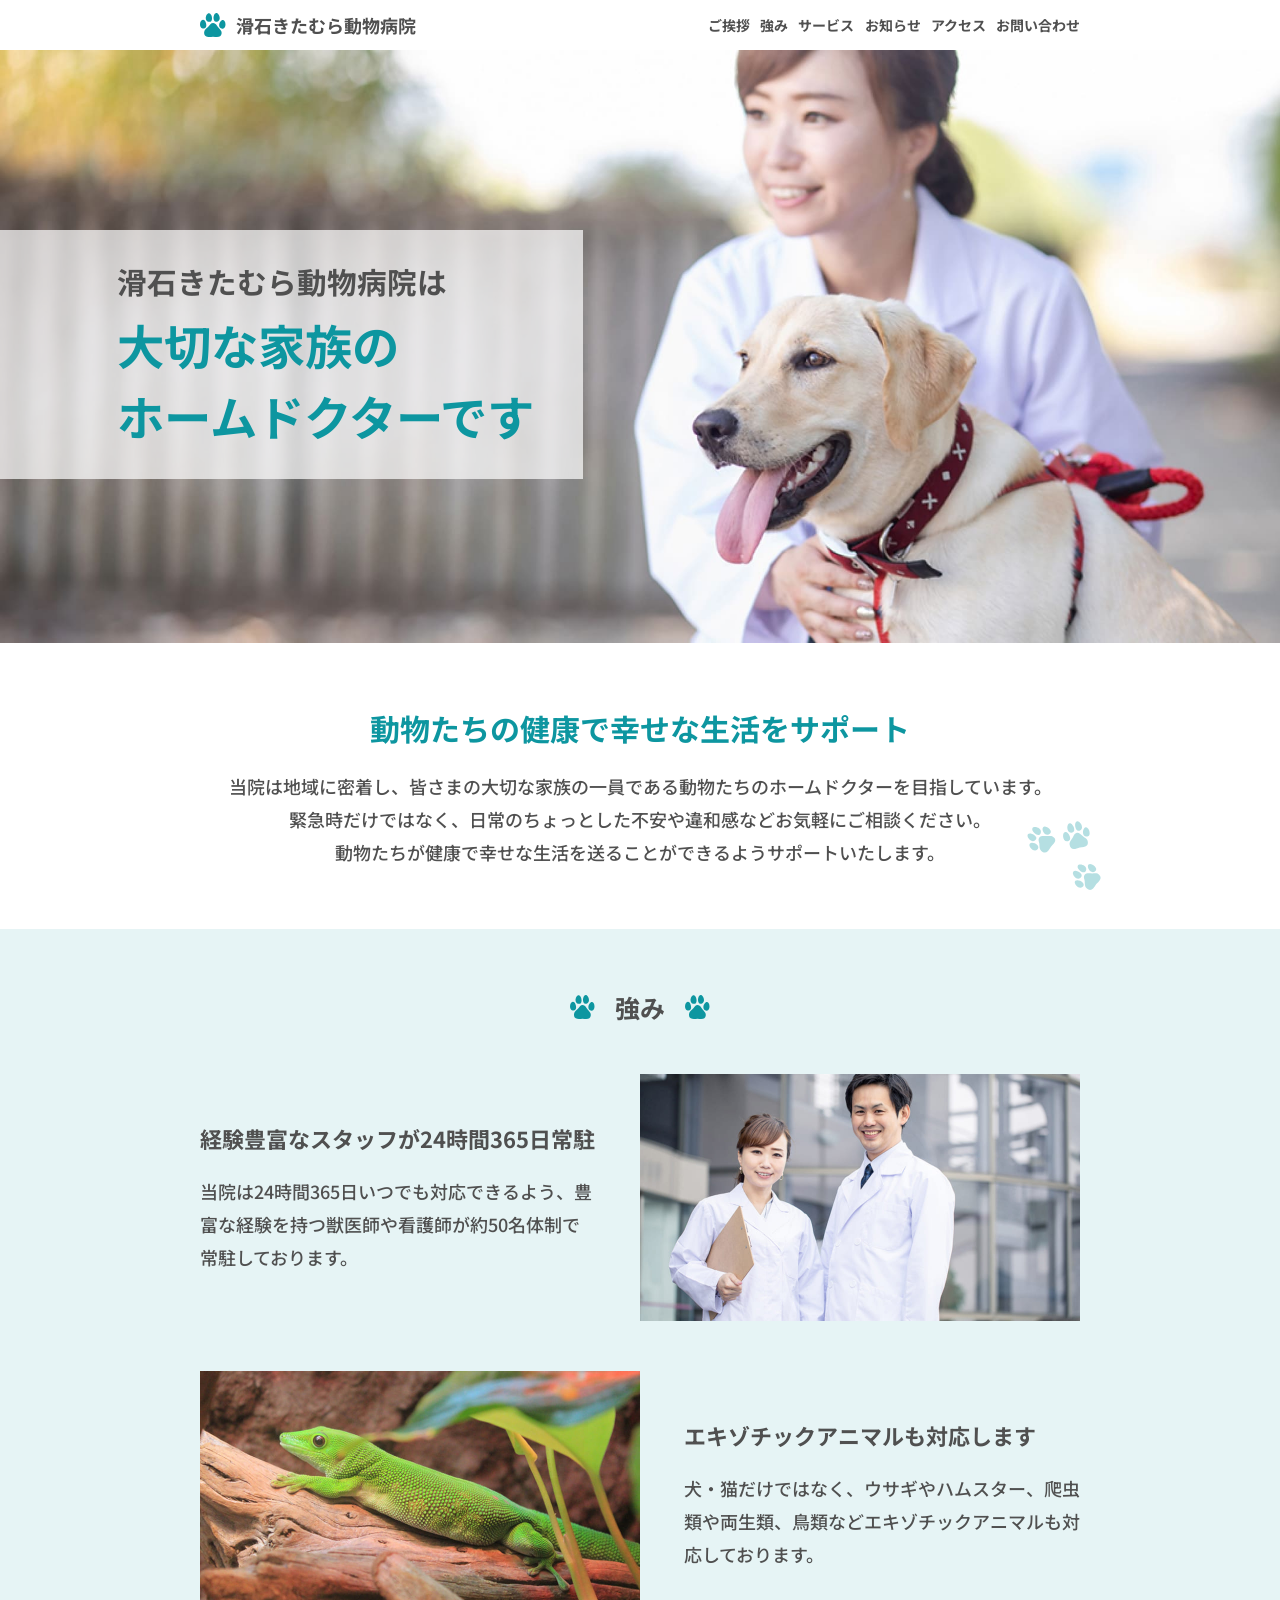
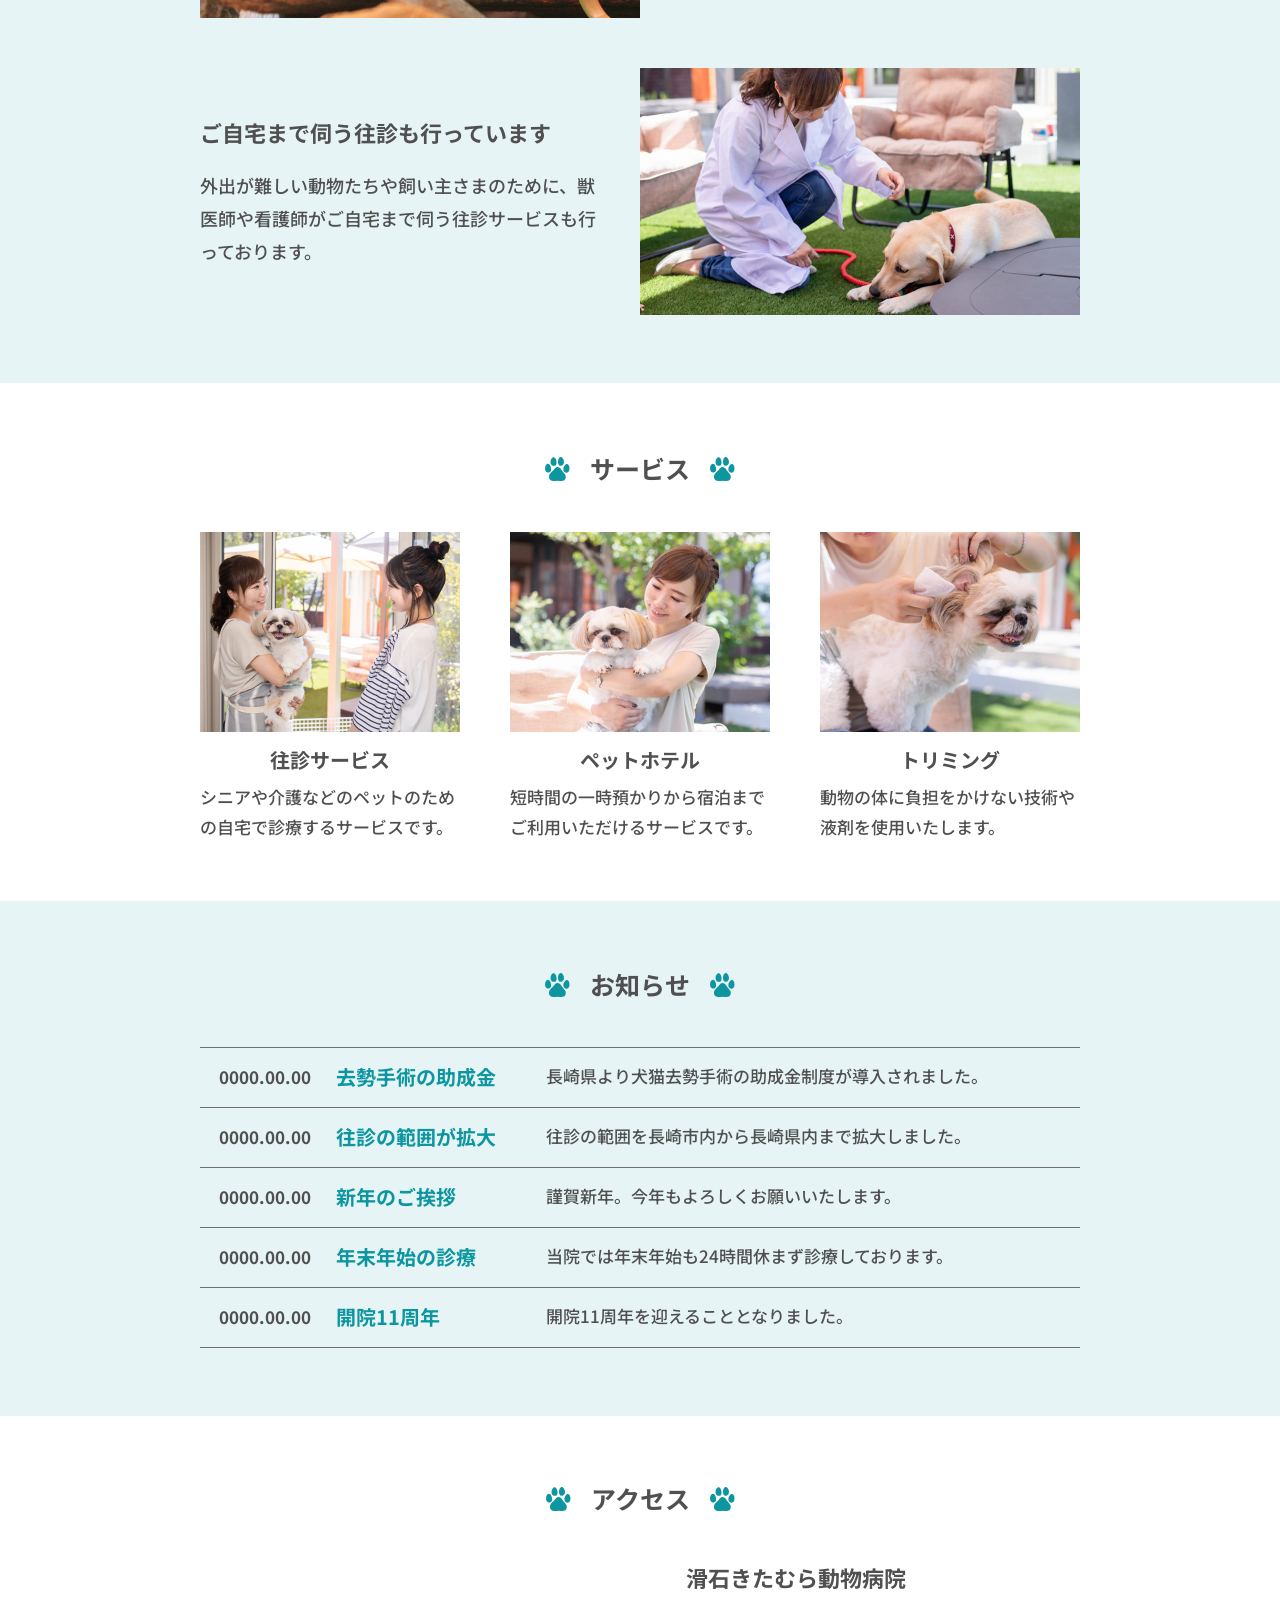
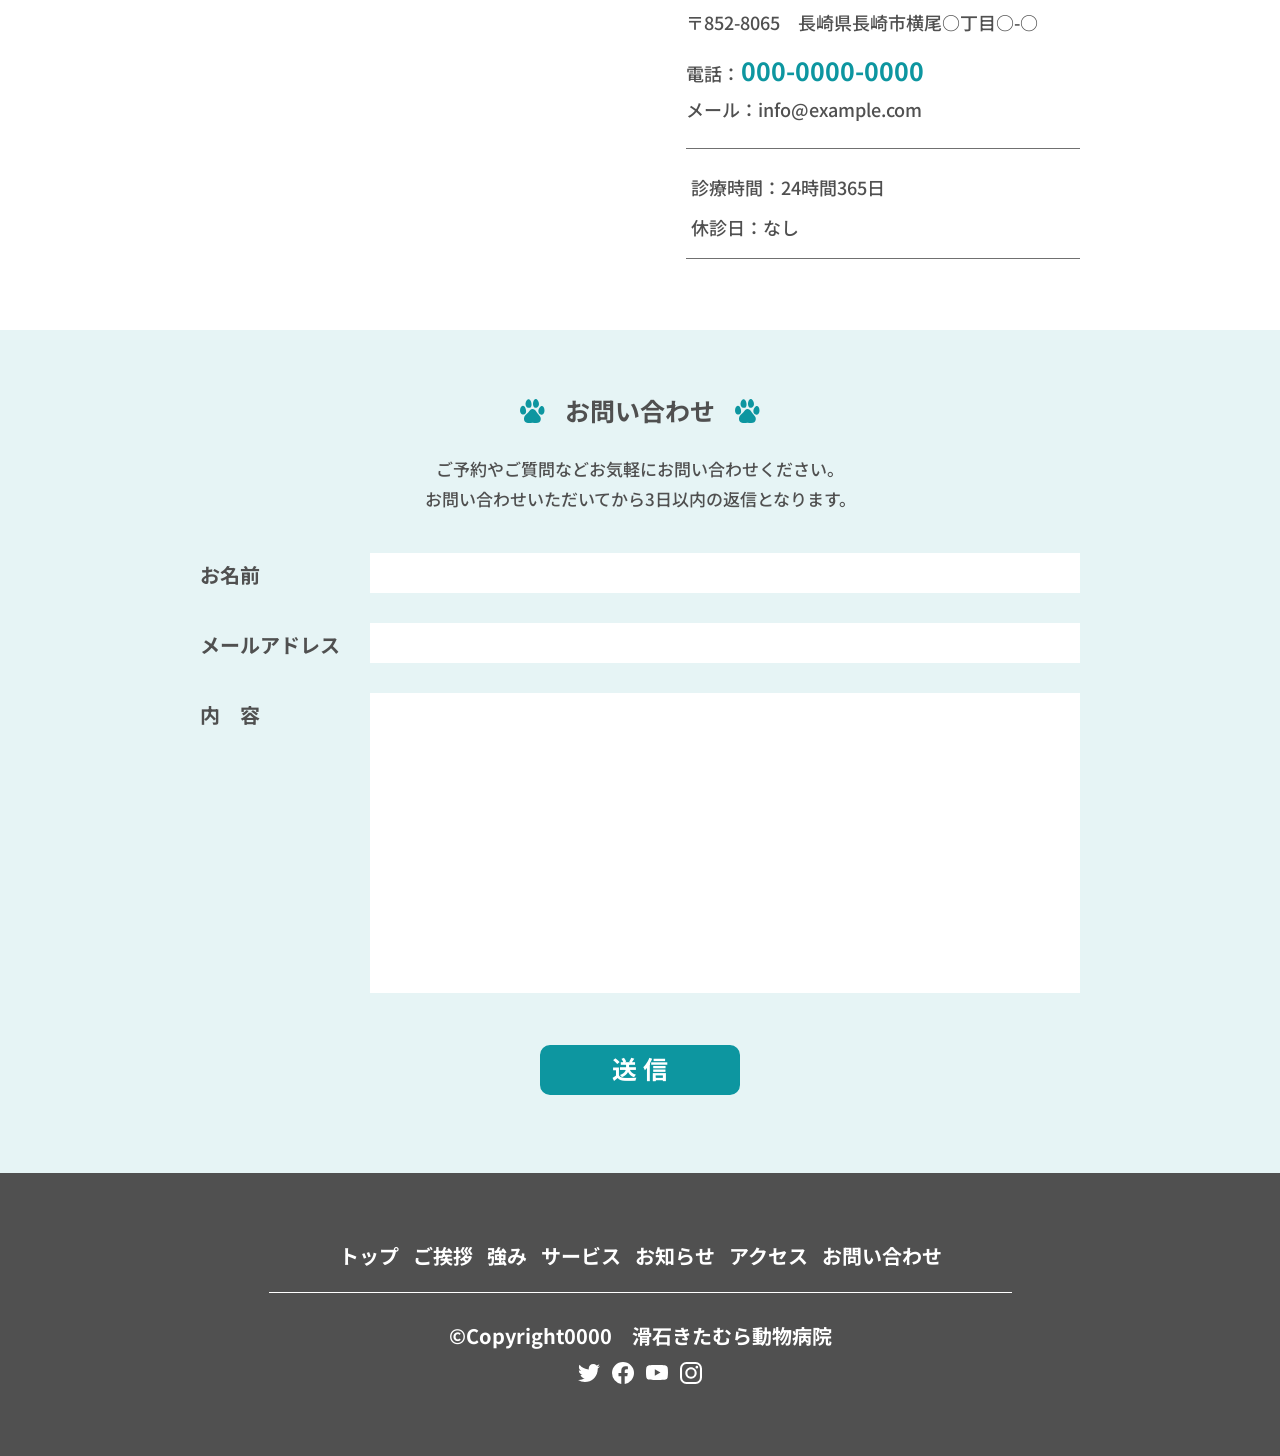
<file: index.html>
<!DOCTYPE html>
<html lang="ja">

<head>
    <meta charset="UTF-8">
    <meta name="viewport" content="width=device-width, initial-scale=1.0">
    <title>滑石きたむら動物病院</title>
    <meta name="description" content="滑石きたむら動物病院の公式サイトです">
    <meta name="robots" content="noindex">
   

    <link rel="stylesheet" href="https://cdnjs.cloudflare.com/ajax/libs/font-awesome/6.5.1/css/all.min.css" />
    <!-- 基本のファビコン（SVG対応） -->
    <link rel="icon" href="/image/header-icon.svg" sizes="any">
    <link rel="icon" href="/image/header-icon.svg" type="image/svg+xml">
    <!-- google fontsの読み込み -->
    <link rel="preconnect" href="https://fonts.googleapis.com">
    <link rel="preconnect" href="https://fonts.gstatic.com" crossorigin>
    <link href="https://fonts.googleapis.com/css2?family=Noto+Sans+JP:wght@100..900&display=swap" rel="stylesheet">

    <!-- Apple Touch Icon（スマホのホーム画面用） -->
    <link rel="apple-touch-icon" href="/apple-touch-icon.png">
    <!-- 電話番号を誤認しないように -->
    <meta name="format-detection" content="telephone=no">

    <!-- Webアプリマニフェスト（Android/PWA用） -->
    <link rel="manifest" href="/manifest.webmanifest">
     <link rel="stylesheet" href="./css/reset.css">
    <link rel="stylesheet" href="./css/style.css">
</head>

<body>
        <div id="container">
            <!-- header -->
            <header class="header">
                <div class="inner">
                    <div class="header__logo">
                        <h1>
                            <a href="#">
                                <span class="header__logo-image">
                                    <img src="image/header-icon.svg" alt="足跡のロゴ">
                                </span>
                                <span class="header__logo-text">滑石きたむら動物病院</span>
                            </a>
                        </h1>
                    </div>
                    <nav class="header__nav pc">
                        <ul>
                            <li>
                                <a href="#message">ご挨拶</a>
                            </li>
                            <li>
                                <a href="#features">強み</a>
                            </li>
                            <li>
                                <a href="#service">サービス</a>
                            </li>
                            <li>
                                <a href="#news">お知らせ</a>
                            </li>
                            <li>
                                <a href="#access">アクセス</a>
                            </li>
                            <li>
                                <a href="#contact">お問い合わせ</a>
                            </li>
                        </ul>
                    </nav>
                </div>
            </header>
            <main>
                <!-- FV -->
                <section id="mv" class="mv">
                    <div class="mv">
                        <div class="mv-image">
                            <picture>
                                <source media="(min-width: 768px)" srcset="./image/fv-pc.jpg">
                                <img src="./image/fv-sp.jpg" alt="犬に寄り添う女性の写真">
                            </picture>
                        </div>
                        <div class="mv-contents">
                            <div class="mv-catch">
                                <h2><span>滑石きたむら動物病院は</span>
                                    <br>大切な家族の<br>ホームドクターです
                                </h2>
                            </div>

                        </div>
                    </div>
                </section>
                <section id="message" class="message">
                    <div class="inner">
                        <h2 class="message__title">動物たちの健康で<br class="sp-br">幸せな生活をサポート</h2>
                        <p class="message__text">
                            当院は地域に密着し、皆さまの大切な家族の一員である<span class="pc-br">動物たちのホームドクターを目指しています。</span> 
                            <br>緊急時だけではなく、日常のちょっとした不安や違和感など<span class="pc-br">お気軽にご相談ください。</span>
                            <br>動物たちが健康で幸せな生活を送ることができるようサポートいたします。
                        </p>
                        <div class="message__icon">
                            <img src="./image/message_icon.svg" alt="犬の足跡">
                        </div>
                    </div>


                </section>
                <section id="features" class="features">
                    <div class="inner">
                        <div class="features__title section-title">
                            <h2>強み</h2>
                        </div>
                        <div class="features__contents">
                            <div class="features__item features__item">
                                <div class="features__textarea">
                                    <div class="features-item__title">
                                        <h3>経験豊富なスタッフが<br class="sp-br">24時間365日常駐</h3>
                                    </div>
                                    <div class="features-item__text">
                                        <p>当院は24時間365日いつでも対応できるよう、豊富な経験を持つ獣医師や看護師が約50名体制で常駐しております。</p>
                                    </div>
                                </div>
                                <div class="features__image">
                                    <picture>
                                        <source media="(min-width: 768px)" srcset="./image/features01-pc.jpg">
                                        <img src="./image/features01-sp.jpg" alt="スタッフの写真">
                                    </picture>
                                </div>
                            </div>
                            <div class="features__item features__item">
                                <div class="features__textarea">
                                    <div class="features-item__title">
                                        <h3>エキゾチックアニマルも対応します</h3>
                                    </div>
                                    <div class="features-item__text">
                                        <p>犬・猫だけではなく、ウサギやハムスター、爬虫類や両生類、鳥類などエキゾチックアニマルも対応しております。</p>
                                    </div>
                                </div>
                                <div class="features__image">
                                    <picture>
                                        <source media="(min-width: 768px)" srcset="./image/features02-pc.jpg">
                                        <img src="./image/features02-sp.jpg" alt="エキゾチックアニマルの写真">
                                    </picture>
                                </div>
                            </div>
                            <div class="features__item features__item">
                                <div class="features__textarea">
                                    <div class="features-item__title">
                                        <h3>ご自宅まで伺う往診も行っています</h3>
                                    </div>
                                    <div class="features-item__text">
                                        <p>外出が難しい動物たちや飼い主さまのために、獣医師や看護師がご自宅まで伺う往診サービスも行っております。</p>
                                    </div>
                                </div>
                                <div class="features__image">
                                    <picture>
                                        <source media="(min-width: 768px)" srcset="./image/features03-pc.jpg">
                                        <img src="./image/features03-sp.jpg" alt="往診の写真">
                                    </picture>
                                </div>
                            </div>
                        </div>
                    </div>
                </section>
                <section id="service" class="service">
                    <div class="inner">
                        <div class="service__title section-title">
                            <h2>サービス</h2>
                        </div>
                        <div class="service__contents">
                            <div class="service__items">
                                <div class="service-item service-item">
                                    <div class="service-item__image">
                                        <picture>
                                            <source media="(min-width: 768px)" srcset="./image/service01-pc.jpg">
                                            <img src="./image/service01-sp.jpg" alt="往診サービス">
                                        </picture>

                                    </div>
                                    <div class="service-item__textarea">
                                        <h3>往診サービス</h3>
                                    </div>
                                    <div class="service-item__text">
                                        <p>シニアや介護などのペットのための自宅で診療するサービスです。</p>

                                    </div>
                                </div>
                                <div class="service-item service-item">
                                    <div class="service-item__image">
                                        <picture>
                                            <source media="(min-width: 768px)" srcset="./image/service02-pc.jpg">
                                            <img src="./image/service02-sp.jpg" alt="ペットホテル">
                                        </picture>

                                    </div>
                                    <div class="service-item__textarea">
                                        <h3>ペットホテル</h3>
                                    </div>
                                    <div class="service-item__text">
                                        <p>短時間の一時預かりから宿泊までご利用いただけるサービスです。</p>

                                    </div>
                                </div>
                                <div class="service-item service-item">
                                    <div class="service-item__image">
                                        <picture>
                                            <source media="(min-width: 768px)" srcset="./image/service03-pc.jpg">
                                            <img src="./image/service03-sp.jpg" alt="トリミング">
                                        </picture>

                                    </div>
                                    <div class="service-item__textarea">
                                        <h3>トリミング</h3>
                                    </div>
                                    <div class="service-item__text">
                                        <p>動物の体に負担をかけない技術や液剤を使用いたします。</p>

                                    </div>
                                </div>
                            </div>
                        </div>
                    </div>
                </section>
                <section id="news" class="news">
                    <div class="inner">
                        <div class="news__title section-title">
                            <h2>お知らせ</h2>
                        </div>
                        <div class="news__contents">
                            <div class="news__list">
                                <a href="#" class="news-item ">

                                    <time class="news__date" datetime="0000-00-00">0000.00.00</time>
                                    <h3 class="news__name">去勢手術の助成金</h3>
                                    <p class="news__text">長崎県より犬猫去勢手術の助成金制度が導入されました。</p>
                                </a>
                            </div>
                            <div class="news__list">
                                <a href="#" class="news-item ">

                                    <time class="news__date" datetime="0000-00-00">0000.00.00</time>
                                    <h3 class="news__name">往診の範囲が拡大</h3>
                                    <p class="news__text">往診の範囲を長崎市内から長崎県内まで拡大しました。</p>

                                </a>
                            </div>
                            <div class="news__list">
                                <a href="#" class="news-item ">
                                    <time class="news__date" datetime="0000-00-00">0000.00.00</time>
                                    <h3 class="news__name">新年のご挨拶</h3>
                                    <p class="news__text">謹賀新年。今年もよろしくお願いいたします。</p>
                                </a>
                            </div>
                            <div class="news__list">
                                <a href="#" class="news-item ">
                                    <time class="news__date" datetime="0000-00-00">0000.00.00</time>
                                    <h3 class="news__name">年末年始の診療</h3>
                                    <p class="news__text">当院では年末年始も24時間休まず診療しております。</p>
                                </a>
                            </div>
                            <div class="news__list">
                                <a href="#" class="news-item ">
                                    <time class="news__date" datetime="0000-00-00">0000.00.00</time>
                                    <h3 class="news__name">開院11周年</h3>
                                    <p class="news__text">開院11周年を迎えることとなりました。</p>
                                </a>
                            </div>
                        </div>
                    </div>
                </section>
                <section id="access" class="access">
                    <div class="inner">
                        <div class="access__title section-title">
                            <h2>アクセス</h2>
                        </div>
                        <div class="access__contents">
                            <div class="access__item access__item">
                                <div class="access__map">
                                    <iframe
                                        src="https://www.google.com/maps/embed?pb=!1m18!1m12!1m3!1d13386.372253213129!2d129.77299654186868!3d32.98813647568271!2m3!1f0!2f0!3f0!3m2!1i1024!2i768!4f13.1!3m3!1m2!1s0x356abb0261bec585%3A0xf1f109703254736c!2z6ZW35bSO44OQ44Kk44Kq44OR44O844Kv!5e0!3m2!1sja!2sjp!4v1782141249768!5m2!1sja!2sjp"
                                        width="600" height="450" style="border:0;" allowfullscreen="" loading="lazy"
                                        referrerpolicy="no-referrer-when-downgrade"></iframe>
                                </div>
                                <div class="access__textarea">
                                    <address>
                                        <div class="first__text">
                                            <h3>滑石きたむら動物病院</h3>
                                        </div>

                                        <div class="access__address">
                                            <p>〒852-8065　<span class="address-break">長崎県長崎市横尾○丁目○-○</span></p>
                                        </div>
                                        <div class="access__phone">
                                            <p><span>電話：</span>
                                                <a href="tel:00000000000">
                                                    <span class="tel-pc"> 000-0000-0000</span></a>
                                            </p>
                                        </div>
                                        <div class="access__email">
                                            <span>メール：</span><a href="mailto:info@example.com">info@example.com</a>
                                        </div>
                                    </address>

                                    <div class="second__text">
                                        <p>診療時間：24時間365日</p>
                                        <p>休診日：なし</p>
                                    </div>
                                </div>

                            </div>
                        </div>
                    </div>
                </section>
                <section id="contact" class="contact">
                    <div class="inner">
                        <div class="section-title">
                            <h2>お問い合わせ</h2>
                        </div>
                        <p class="contact__text">ご予約やご質問などお気軽にお問い合わせください。<br>
                            お問い合わせいただいてから3日以内の返信となります。</p>

                        <form class="contact__form">
                            <dl class="contact__row">
                                <dt>
                                <label for="name">お名前</label>
                                </dt>
                                <dd>
                                <input type="text" id="name" class="form-control" name="name" required>
                                </dd>
                            </dl>
                            <dl class="contact__row">
                                <dt>
                                <label for="email">メールアドレス</label>
                                </dt>
                                <dd>
                                <input type="email" id="email" class="form-control" name="email" required>
                            </dd>
                            </dl>
                            <dl class="contact__row contact__row--textarea">
                                <dt>
                                <label for="content">内　容</label>
                                </dt>
                                <dd>
                                <textarea name="content" id="content" class="form-control form-textarea"></textarea>
                                </dd>
                            </dl>
                            <div class="contact__button">
                                <input type="submit" class="contact__button-button" value="送 信">
                            </div>
                        </form>
                    </div>
                </section>

            </main>
        </div>
    <footer class="footer">
        <div class="inner">
            <nav class="footer__nav">
                <ul class="footer__list">
                    <li>
                        <a href="#mv">トップ</a>
                    </li>
                    <li>
                        <a href="#message">ご挨拶</a>
                    </li>
                    <li>
                        <a href="#features">強み</a>
                    </li>
                    <li>
                        <a href="#service">サービス</a>
                    </li>
                    <li>
                        <a href="#news">お知らせ</a>
                    </li>
                    <li>
                        <a href="#access">アクセス</a>
                    </li>
                    <li>
                        <a href="#contact">お問い合わせ</a>
                    </li>
                </ul>
            </nav>
            <p class="footer__copyright">
                ©︎Copyright0000　滑石きたむら動物病院
            </p>
            <div class="footer__sns">
                <ul class="sns-list">
                    <li>
                        <a href="https://x.com/" target="_blank" rel="noopener noreferrer">
                            <img src="/image/icon_twitter.svg" alt="x">
                        </a>
                    </li>
                    <li>
                        <a href="https://www.facebook.com/" target="_blank" rel="noopener noreferrer">
                            <img src="/image/icon_facebook.svg" alt="facebook">
                        </a>
                    </li>
                    <li>
                        <a href="https://www.youtube.com/" target="_blank" rel="noopener noreferrer">
                            <img src="/image/icon_youtube.svg" alt="youtube">
                        </a>
                    </li>
                    <li>
                        <a href="https://www.instagram.com/" target="_blank" rel="noopener noreferrer">
                            <img src="/image/icon_instagram.svg" alt="instagram">
                        </a>
                    </li>
                </ul>

            </div>
        </div>
    </footer>
</body>

</html>
</file>
<file: css/style.css>
:root {
    --font-color: #505050;
    --color-main: #0D96A0;
    --color-background: rgba(13, 150, 160, 0.102);
    --font-family: "Noto Sans JP", sans-serif;
}

/* base */
html {
    -webkit-appearance: none;
    appearance: none;
    -webkit-text-size-adjust: 100%;
    /* Chrome以外での崩れ防止 */
    -webkit-text-size-adjust: 100%;
    /* コンテンツからはみ出ずに文字折り返し */
    word-break: break-all;
    /* 移動したときになめらかにスクロール */
    scroll-behavior: smooth;
    scroll-padding-top: 5rem;
    font-size: 10px;
}

body {
    font-family: 'Noto Sans JP', sans-serif;
    font-family: var(--font-family);
    font-optical-sizing: auto;
    font-weight: 500;
    font-style: normal;


    letter-spacing: 0;
    font-optical-sizing: auto;
    font-weight: 500;
    font-style: normal;
    /* 文字の色 */
    color: var(--font-color);
    /* 一番小さい文字の大きさをとりあえず設定 */
    font-size: 1.8rem;
    line-height: calc(33 / 18);
    margin-top: 5rem;
}

#container {
    width: 100%;
    overflow: hidden;
}

@media (max-width: 767px) {
    body {
        font-size: 1.6rem;
        line-height: calc(30 / 16);
}
}
/* common */
/* PC、SPの非表示 */

@media (max-width: 767px) {
    .pc {
        display: none !important;
    }
}

@media (min-width: 768px) {
    .sp-br {
        display: none !important;
    }
}
@media (min-width: 768px) {
  a[href^="tel:"] {
    pointer-events: none;
    cursor: default;
  }
}

main {
    /* ヘッダーの高さ分MVを下にする→MVの写真が隠れないように */
    /* margin-top: 5rem; */
}

img {
    /* 画像を崩さず・余計な余白を出さず・レスポンシブ対応する設定 */
    width: 100%;
    height: auto;
    /* 画像と画像がくっついている場合にへんな隙間が生まれるのを防ぐため */
    display: block;
}

.inner {
    max-width: 88rem;
    /* 横方向のマージンを自動にして、中央寄せするための指定 */
    margin-inline: auto;
    margin: 0 auto;
}


.section-title {
    /* min-height: 5rem; */
    display: flex;
    align-items: center;
    justify-content: center;
    column-gap: 2rem;
    font-size: 2.5rem;
    font-weight: bold;
}

.section-title h2 {
    /* 上下左右の装飾がある場合など */
    font-size: 2.5rem;
    position: relative;
    padding: 0 4.5rem;
    color: var(--font-color);
    display: flex;
    align-items: center;
    margin-top: 0;
    font-weight: bold;

}

.section-title h2::before,
.section-title h2::after {
    content: "";
    position: absolute;
    justify-content: center;
    width: 25px;
    height: 25px;
    background: url(../image/sectionTitleIcon.svg) no-repeat center / contain;
}

.section-title h2::before {
    left: 0;
}

.section-title h2::after {
    right: 0;
}

/* header */
.header {
    width: 100%;
    height: 5rem;
    background: #fff;
    /* 画面幅が小さくなったときに画面幅に文字が被らないように (デザインカンプにはないよ)*/
    padding-inline: 3rem;
    
    /* ヘッダーがスクロールをしても常に表示されるようにする */
    position: fixed;
    top: 0;
    left: 0;
    z-index: 999;
}

@media (max-width:767px) {
    .header {
        padding-inline: 2rem;
    }
}

.header .inner {
    justify-content: space-between;
    align-items: center;
    
    width: 100%;
    display: flex;

}

.header {
    display: flex;
    align-items: center;
}

.header__logo h1 a {
    display: flex;
    align-items: center;
    column-gap: 1rem;
    height: 5rem;
    transition: opacity 0.4s;
}

.header__logo-text {
    /* font-size: 1.8rem; */
    line-height: calc(33 / 18);
    font-weight: bold;
    color: var(--font-color);
}
@media (max-width: 767px) {
    .header__logo-text {
        line-height: calc(33 / 20);
    }
}
.header__logo-image {
    width: 2.55rem;
    object-fit: contain;
}


@media (max-width: 767px) {
    .header__logo h1 a {
        font-size: 2rem;
        
    }
}

/* hoverができる状態のときにhoverできるようになるよ */
@media(any-hover: hover) {
    .header__logo h1 a:hover {
        /* ゆっくり変化するtransitionは親に書く */
        opacity: 0.7;
    }
}

.header__nav {
    margin-left: auto;


}

.header__nav ul {
    display: flex;
    align-items: center;
    height: 5rem;
    column-gap: 1.02rem;
}

.header__nav ul li{
    height: 100%;
}
.header__nav ul li a {
    font-size: 1.4rem;
    line-height: calc(14 / 14);
    font-weight: bold;
    height: 5rem;
    display: flex;
    align-items: center;
    transition: opacity 0.4s;

}

/* hoverができる状態のときにhoverできるようになるよ */
@media(any-hover: hover) {
    .header__nav ul li a:hover {
        /* ゆっくり変化するtransitionは親に書くよ */
        opacity: 0.7;
    }
}

/* mv */
.mv {
    /* 子にabsoluteしたい時は親にrelative */
    position: relative;
}

.mv-image {
    width: 100%;
    aspect-ratio: 1080 / 500;
}

@media (max-width: 767px) {
    .mv-image {
        aspect-ratio: 375 / 550;
    }
}

.mv-image img {
    width: 100%;
    height: 100%;
    object-fit: cover;
    display: block;
}


.mv-contents {
    position: absolute;
    width: 100%;
    height: 100%;
    top: 0;
    left: 0;
    padding-top: calc(152 / 1080 * 100vw);

}

@media (max-width: 767px) {
    .mv-contents {
        display: flex;
        align-items: flex-end;
    }
}

.mv-catch {
    width: 49.2rem;
    width: calc(492 / 1080 * 100vw);
    height: calc(210 / 1080 * 100vw);
    display: flex;
    align-items: center;
    background: rgba(255, 255, 255, 0.702);
    padding-left: calc(99 / 1080 * 100vw);
}

@media (max-width: 767px) {
    .mv-catch {
        position: absolute;
        width: calc(311 / 375 * 100vw);
        height: calc(148 / 375 * 100vw);
        padding-left: calc(20 / 375 * 100vw);
    }
}

.mv-catch h2 {
    font-size: calc(40 / 1080 * 100vw);
    line-height: calc(60 / 40);
    color: var(--color-main);
    font-weight: 700;
}

@media (min-width: 768px) {
    .mv-catch h2 {
        transform: translateY(-1rem);
    }
}

@media (max-width: 767px) {
    .mv-catch h2 {
        font-size: calc(30 / 375 * 100vw);
        line-height: calc(40 / 30);
        font-weight: bold;
        transform: translateY(-0.5rem);
    }
}

.mv-catch h2 span {
    font-size: calc(25 / 1080 * 100vw);
    /* font-size: calc(30 / 1080 * 100vw); */
    font-weight: bold;
    color: var(--font-color);

}

@media (max-width: 767px) {
    .mv-catch h2 span {
        font-size: calc(20 / 375 * 100vw);
        line-height: calc(44 / 20);
    }
}

.message {
    width: 100%;
    position: relative;
    /* 上下の余白 */
    padding: 6rem 3rem;
    /* scroll-padding-top: 5rem; */
}

@media (max-width: 767px) {
    .message {
        padding: 4.9rem 2rem 2rem;
    }
}

.message .inner {
    position: relative;
    /* 左右の余白 */
    /* padding: 0 2rem; */
    ;

}

@media (max-width: 767px) {
    .message .inner {
        margin-bottom: 1.9rem;
    }
}

.message__title {
    font-size: 3rem;
    line-height: calc(50 / 30);
    text-align: center;
    color: var(--color-main);
    font-weight: bold;
}

@media (max-width: 767px) {
    .message__title {
        font-size: 2.5rem;
        font-weight: bold;
        line-height: calc(35 / 25);
    }
}

.message__text {
    display: block;
    margin-top: 1.7rem;
    font-size: 1.8rem;
    line-height: calc(33 / 18);
    color: var(--font-color);
    text-align: center;
    font-weight: 500;
}

.pc-br {
    display: inline-block;
}

@media (max-width: 767px) {
    .pc-br {
        display: inline;
    }
}



@media (max-width: 767px) {
    .message__text {
        font-size: 1.6rem;
        text-align: left;
        line-height: calc(30 / 16);
    }
}

.message__icon {
    position: absolute;
    width: 8.3rem;
    height: 7.7rem;
    right: -2.5rem;
    bottom: -2.7rem;
}

@media (max-width: 767px) {
    .message__icon {
        width: 6.835rem;
        right: 0.9rem;
        bottom: 0.1rem;
    }
}

.features {
    padding: 6.4rem 3rem 6.8rem 3rem;
    width: 100%;
    background: var(--color-background);

}

@media (max-width: 767px) {
    .features {
        padding: 5.1rem 2rem 3.5rem 2rem;
    }
}
.features .inner {
    max-width: 880px;
    margin-inline: auto;
}
.features__title h2 {
    margin-top: -0.8rem;
    display: flex;
    align-items: center;
    justify-content: center;
    column-gap: 2rem;
    font-size: 2.5rem;
}

.features__contents {

    display: flex;
    flex-direction: column;
    row-gap: 5rem;
    margin-top: 4.4rem;
    
}

@media (max-width:767px) {
    .features__contents {
        row-gap: 4.4rem;
        margin-top: 4rem;
    }
    }

.features__item {
    display: flex;
    align-items: center;
    /* justify-content: space-between; */
    column-gap: calc(44 / 880 * 100%);
    
}

@media (max-width:767px) {
    .features__item {
        display: flex;
        flex-direction: column-reverse;
        row-gap: 2.6rem;
    }
}
.features__item:nth-child(even) {
    flex-direction: row-reverse;

}

@media (max-width:767px) {
    .features__item:nth-child(even) {
        display: flex;
        flex-direction: column-reverse;
        row-gap: 2.6rem;
    }
}


.features__textarea {
    color: var(--font-color);
    /* width: 45%; */
    flex: 1;
    /* min-width: 0; */
    /* width: 100%; */
    /* height: auto; */
    /* display: flex; */
    /* flex-direction: column; */


}

@media (max-width:767px) {
    .features__textarea {
        width: 100%;
    }
}


.features-item__title h3 {
    font-size: 2.2rem;
    color: var(--font-color);
        line-height: calc(33 / 22);
    font-weight: bold;
    /* white-space: nowrap; */
}

@media (max-width:767px) {
    .features-item__title h3 {
        font-size: 2rem;
        text-align: center;
        line-height: calc(30 / 20);
        margin-bottom: 0;
        
    }
}


@media (max-width:767px) {
    .sp {
        display: none !important;
    }
}

.features-item__text {
    margin-top: 2rem;
    font-size: 1.8rem;
    line-height: calc(33 / 18 );
    font-weight: 500;
    color: var(--font-color);
}


@media (max-width:767px) {
    .features-item__text {
        /* padding-top:4.2rem ; */
        font-size: 1.6rem;
        text-align: left;
        margin-top: 0.6rem;
        line-height: calc(30 / 16 );
    }

}
.features__image {
    width: 50%;
}

@media (max-width:767px) {
    .features__image {
        width: 100%;
    }
}

.features__image img {
    aspect-ratio: 440 / 247;
    object-fit: cover;

}

@media (max-width:767px) {
   .features__image img {
        width: 100%;
        aspect-ratio: 335 / 200;
        object-fit: cover;

    }
}



.service {
    width: 100%;
    padding: 6.3rem 3rem 5.9rem;
    margin-inline: auto;
}

@media (max-width: 767px) {
    .service {
        padding: 4.3rem 2rem 3.9rem;
    }
}

.service .inner {
    margin-inline: auto;
}


.service__contents {
    margin-top: 4rem;
}
@media (max-width:767px) {
    .service__contents{
    margin-top: 3.5rem;
    }
}

.service__items {
    display: flex;
    align-items: flex-start;
    justify-content: space-between;
    column-gap: calc(50 / 880 * 100%);
}

@media (max-width:767px) {
    .service__items {
        flex-direction: column;
        row-gap: 3.9rem;

    }
}

.service-item {
    flex: 1;
}

@media (max-width:767px) {
    .service-item {
        width: 100%;

    }
}

.service-item__image img {
    aspect-ratio: 260 / 200;
    object-fit: cover;
}

@media (max-width:767px) {
    .service-item__image img {
        aspect-ratio: 335 / 200;
        object-fit: cover;
        width: 100%;
    }
}

.service-item__textarea {
    /* 基本的には親に余白を */
    margin-top: 1.5rem;
    color: var(--font-color);
    text-align: center;
    line-height: calc(31 / 22);
}

@media (max-width:767px) {
    .service-item__textarea {
        margin-top: 2.8rem;
        line-height: calc(30 / 20);
    }
}

.service-item__text {
    color: var(--font-color);
    font-weight: 500;
    margin-top: 1rem;
}



.service-item__textarea h3 {
    font-size: 2rem;
    font-weight: bold;
    line-height: calc(25 / 20);
    white-space: nowrap;
}

@media (max-width:767px) {
    .service-item__textarea h3 {
        /* margin-top: 3rem; */
        line-height: calc(30 / 20);
    }
}





.service-item__text p {
    font-size: 1.7rem;
    line-height: calc(30 / 17);

}

@media (max-width:767px) {
    .service-item__text p {
        font-size: 1.6rem;
        font-weight: 500;
        line-height: calc(30 / 16);


    }
}

/* news */
.news {
    padding: 6.1rem 3rem 6.8rem;
    background: var(--color-background);
}

@media (max-width:767px) {
    .news {
        padding: 3.5rem 2rem 5rem;
    }
}

.news .inner {
    display: flex;
    flex-direction: column;

}

.news__contents {
    margin-top: 3.9rem;
}

@media (max-width:767px) {
    .news__contents {
        margin-top: 4rem;
    }
}

.news__list:first-of-type {
    border-top: 0.1rem solid #707070;
}

.news__list {
    align-items: center;
    border-bottom: 0.1rem solid #707070;
}


.news-item {
    display: flex;
    align-items: center;
    padding: 1.3rem 1.85rem 1.6rem;
    column-gap: calc(27 / 880 * 100%);

    transition: opacity 0.4s;
}



.news-item:hover {
    opacity: 0.7;
}

@media (max-width:767px) {
    .news-item {
        display: flex;
        flex-direction: column;
        align-items: initial;
        padding: 2.59rem 1rem;

    }
}

.news-item .news-item:first-of-type {
    border-bottom: 0.1rem solid #707070;
}

.news__date {
    font-size: 1.7rem;
    font-weight: bold;
    color: var(--font-color);
    line-height: calc(25 / 17);
}

@media (max-width:767px) {
    .news__date {
        margin-top: 0.1rem;
        line-height: calc(25 / 17);
    }
}

.news__name {
    /* width: 2rem; */
    font-size: 2rem;
    font-weight: bold;
    width: 18.4rem;
    line-height: calc(25 / 20);
    color: var(--color-main);
}

@media (max-width:767px) {
    .news__name {
        margin-top: 0.5rem;
    }
}

.news__text {
    flex: 1;
    font-size: 1.7rem;
    font-weight: 500;
    color: var(--font-color);
    text-align: left;
    line-height: calc(30 / 17);
}

@media (max-width:767px) {
    .news__text {
        margin-top: 0.5rem;
        line-height: calc(24 / 16);
        font-size: 1.6rem;
    }
}

/* access*/
.access {
    width: 100%;
    padding: 6rem 3rem 7rem;
}

@media (max-width:767px) {
    .access {
        padding: 4.0rem 2rem 3.5rem;
    }

    /* padding: 6.3rem 0 7rem; */
}

.access__contents {
    margin-top: 3.8rem;

}

@media (max-width:767px) {
    .access__contents {
        margin-top: 3rem;
        display: flex;
        flex-direction: column-reverse;
        row-gap: 2.8rem;
    }
}

.access__item,
.access__item {
    /* margin-top: 1rem; */
    display: flex;
    /* height: 30rem; */
    column-gap: calc(46 / 880 * 100%);
}


@media (max-width:767px) {
    .access__item {
        flex-direction: column;
        row-gap: 3rem;
        height: 100%;
    }
}

.access__textarea {
    /* どちらか片方【テキストか画像か】をこうする */
    flex: 1;
}

.first__text h3 {
    margin-top: 0.1rem;
    font-size: 2.2rem;
    font-weight: bold;
    color: var(--font-color);
    line-height: calc(33 / 22);
    
}

@media (max-width:767px) {
    .first__text h3 {
        margin-top: 0;
        line-height: calc(33 / 22);
    }
}


.first__text p {
    /* margin-top: 1.5rem; */
    font-size: 1.8rem;
    line-height: calc(27 / 18);
    /* column-gap: 1.5rem; */
    color: var(--font-color);
    font-weight: 500;
}

@media (max-width:767px) {
    .ib-span {
        display: inline-block;
        /* margin-left: 2rem; */
    }
}

.tel-pc {
    display: inline-block;
    font-size: 2.5rem;
    font-weight: bold;
    color: var(--color-main);
    margin-left: -0.3rem;
}

.access__email {
    margin-top: 0.5rem;
    font-size: 1.8rem;
    line-height: calc(27 / 18);
    color: var(--font-color);
    font-weight: 500;

    
    /* color:#0D96A0 ; */
}
.access__email a {
    transition: opacity 0.4s;
}
.access__email a:hover {
    opacity: 0.7;
}
@media (max-width:767px) {
    .access__email {
        margin-top: 0;
        padding-top: 0.5rem;
        font-size: 1.6rem;
        line-height: calc(24 / 16);
    }
}

.access__address {
    margin-top: 1.5rem;
    font-size: 1.8rem;
    line-height: calc(27 / 18);
    color: var(--font-color);
}

@media (max-width:767px) {
    .access__address {
        margin-top: 1rem;
        font-size: 1.6rem;
        line-height: calc(24 / 16);
    }
}
.address-break {
    display: inline-block;
}
@media (max-width:767px) {
    .first__text p {
        font-size: 1.6rem;
    }
}

.access__phone {
    margin-top: 1.3rem;
    font-size: 1.8rem;
    line-height: calc(40 / 25);
}

@media (max-width:767px) {
    .access__phone {
       margin-top: 1rem;
       font-size: 1.6rem;
       line-height: calc(24 / 16);
    }
    .access__phone .tel-pc {
        line-height: calc(40 / 25);
    }
}
.access__phone p span {
    line-height: calc(27 / 18);
}
@media (min-width: 768px) {
.access__phone p span {
    line-height: calc(27 / 16);
}
}

.second__text {
    margin: 2.5rem 0 0;
    font-size: 1.8rem;
    padding: 1.8rem 0.5rem 1.1rem;
    color: var(--font-color);
    line-height: calc(40 / 18);
    border-top: 0.1rem solid #707070;
    border-bottom: 0.1rem solid #707070;
    font-weight: 500;

}

@media (max-width: 767px) {
    .second__text {
        padding: 1.4rem 0rem 0.9rem;
        margin: 1.6rem 0;
        margin-left: 0;
    }
}

.second__text p {
    line-height: calc(40 / 18);

}

@media (max-width: 767px) {
    .second__text p {
        line-height: calc(30 / 16);
        font-size: 1.6rem;
    }
}



@media (max-width: 767px) {
    span {
        display: inline-block;
    }
}

.access__map {
    width:50%;
    aspect-ratio: 440 / 300;
    position: relative;
    overflow: hidden;
    
}

@media (max-width: 767px) {
    .access__map {
        width: 100%;
        aspect-ratio: 335 / 222;
        margin-top: 1rem;
    }
}

.access__map iframe {
    width: 100%;
    position: absolute;
    inset: 0;
    border: 0;
    display: block;
}


@media (max-width: 767px) {
    .access__image img {
        width: 100%;
        
    }
}

.contact {
    padding: 5.8rem 3rem 7.8rem;
    background: var(--color-background);
}

@media (max-width: 767px) {
    .contact {
        padding: 4rem 2rem 5rem;
    }
}

.contact .inner {
   
    display: flex;
    flex-direction: column;

}


.contact__text {
    margin-inline: auto;
    margin-top: 2rem;
    color: var(--font-color);
    font-size: 1.7rem;
    line-height: calc(30 / 17 );
    text-align: center;
    font-weight: 500;
}

@media (max-width: 767px) {
    .contact__text {
        font-size: 1.6rem;
        line-height: calc(30 / 16);
        margin-top: 3.5rem;
        text-align: left;
    }
}

.contact__form {
    display: flex;
    flex-direction: column;
    font-weight:bold ;
    /* margin: 3em; */
    justify-content: center;
    margin-top: 3.9rem;
    row-gap: 3rem;
    line-height: calc(33 / 20);
    font-size: 2rem;
    color: var(--font-color);
    /* align-items: center; */
    /* max-width: 880px; */

}

@media (max-width: 767px) {
    .contact__form {
        row-gap: 1.4rem;
        margin-top: 3rem;
        font-size: 1.8rem;
    line-height: calc(33 / 18);
    }
}

.contact__row{
    display: flex;
    align-items:flex-start ;
    column-gap: 3rem;
    
    
}
.contact__row dt {
    width: 14rem;
    flex-shrink: 0;
    margin-top: .5rem;
}

.contact__row dd {
    flex: 1;
    margin: 0;
}

@media (max-width: 767px) {
    .contact__row dt,
    .contact__row dd {
        width: 100%;
    }
}
.contact__row input,
.contact__row textarea {
    width: 100%;
    font-weight: bold;
}

.contact__row textarea {
    resize: vertical;
    word-break: break-word;
    resize: none;
}

@media (max-width: 767px) {

    .contact__row {
        flex-direction: column;
        font-size: 1.8rem;
        color: var(--font-color);
        line-height: calc(33 / 18 );
    }

    .contact__row label {
        width: 100%;
        
}
    }

    .contact__row textarea {
        min-height: 30rem;
    }


input,
textarea {
    font: inherit;
    background-color: #fff;
    line-height: calc(30 / 16);
    font-size: 1.7rem;
}


@media (max-width: 767px) {

    input:not([type="submit"]),
    textarea {
        min-height: 5rem;
        line-height: calc(33 / 18);
        font-size: 1.6rem;
    }
}
.form-control {
    height: 4rem;
    width: 100%;
    padding: 1rem;
}
.form-textarea{
    padding:1rem ;
    width: 100%;
    
}
.contact__button {
    margin-top: 1.4rem;
    width: 100%;
    text-align: center;
}
@media (max-width: 767px) {
    .contact__button {
        margin-top: 2.8rem;
        
    }
}
.contact__button-button {
    
    color: #fff;
    background-color: var(--color-main);
    margin-inline: auto;
    font-size: 2.5rem;
    line-height: calc(33 / 25);
    font-weight: bold;
    width: 20rem;
    height: 5rem ;
    cursor: pointer;
    border-radius: 1rem;
    border: 0.2rem solid var(--color-main);
    transition: background-color 0.4s, color 0.4s;
    padding-bottom: 0.3rem;
}

@media (any-hover: hover) {
    .contact__button-button:hover {
        color: var(--color-main);
        background-color: #fff;
    }
}

@media (max-width: 767px) {
    .contact__button-button {
        width: 33.5rem;
        font-size: 2rem;
        height: 4.1rem;
        line-height: calc(26 / 20);
        
    }
}

.footer {
    font-size: 2rem;
    padding: 6.6rem 3rem 7.2rem;
    background-color: var(--font-color);
    color: #fff;

}


@media (max-width: 767px) {
    .footer {
        padding: 4.5rem 2rem 5rem;
    }
}

.footer .inner {
    margin: 0 10rem 0;
    margin-inline: auto;
    display: flex;
    flex-direction: column;
    align-items: center;

}

.footer__nav {
    position: relative;
    padding: 0 7rem 2rem;
    border-bottom: solid 0.1rem #fff;
     
    /* margin-top: 6rem; */
}
@media (max-width: 820px) {
    .footer__nav {
    padding: 0 2rem 2rem;
    }
}
@media (max-width: 767px) {
    .footer__nav {
        padding: 0 0 1.8rem;
        gap: 2rem;
        row-gap: 0;
        padding-bottom:1.8rem;
        
    }
}


.footer__nav ul {
    display: flex;
    justify-content: center;
    gap: 1.4rem;
    row-gap: 0;
    flex-wrap: wrap;
    line-height: calc(33 / 20);
    font-weight: bold;
}

@media (max-width: 767px) {
    .footer__nav ul {
       gap: 2rem;
       row-gap: 0;
    }
}

@media (max-width: 767px) {
    .footer__list {
        width: 100%;
        flex-wrap: wrap;
    }
}

@media (max-width: 767px) {
    .footer__nav::after {
        width: 33.5rem;
    }
}

.footer__list li {
    display: flex;
    justify-content: center;
}

.footer__list li a {

    transition: opacity 0.4s;
}

.footer__list li a:hover {
    opacity: 0.7;
}

@media (max-width: 767px) {
    .footer__list li a {
        font-size: 1.8rem;
        line-height: calc(33 / 18 );
    }
}

.footer__copyright {
    display: flex;
    justify-content: center;
    align-items: center;
    font-weight: bold;
    line-height: calc(33 / 20);
    font-size: 2rem;
    margin-top: 2.6rem;
    
}


@media (max-width: 767px) {
    .footer__copyright {
        font-size: 1.6rem;
        margin-top: 1.5rem;
            line-height: calc(33 / 16);
    }
}
.sns-list {
    margin-top: 1rem;
    display: flex;
    justify-content: center;
    align-items: center;
    gap: 1.2rem;
}
.sns-list a {
    transition: opacity 0.4s;
    display: block;
    width: 2.2rem;
}

.sns-list a:hover {
    opacity: 0.7;
}

@media (max-width: 767px) {
    .sns-list {
        gap: 1.2rem;
        margin-top: 3rem;

    }
}
</file>
